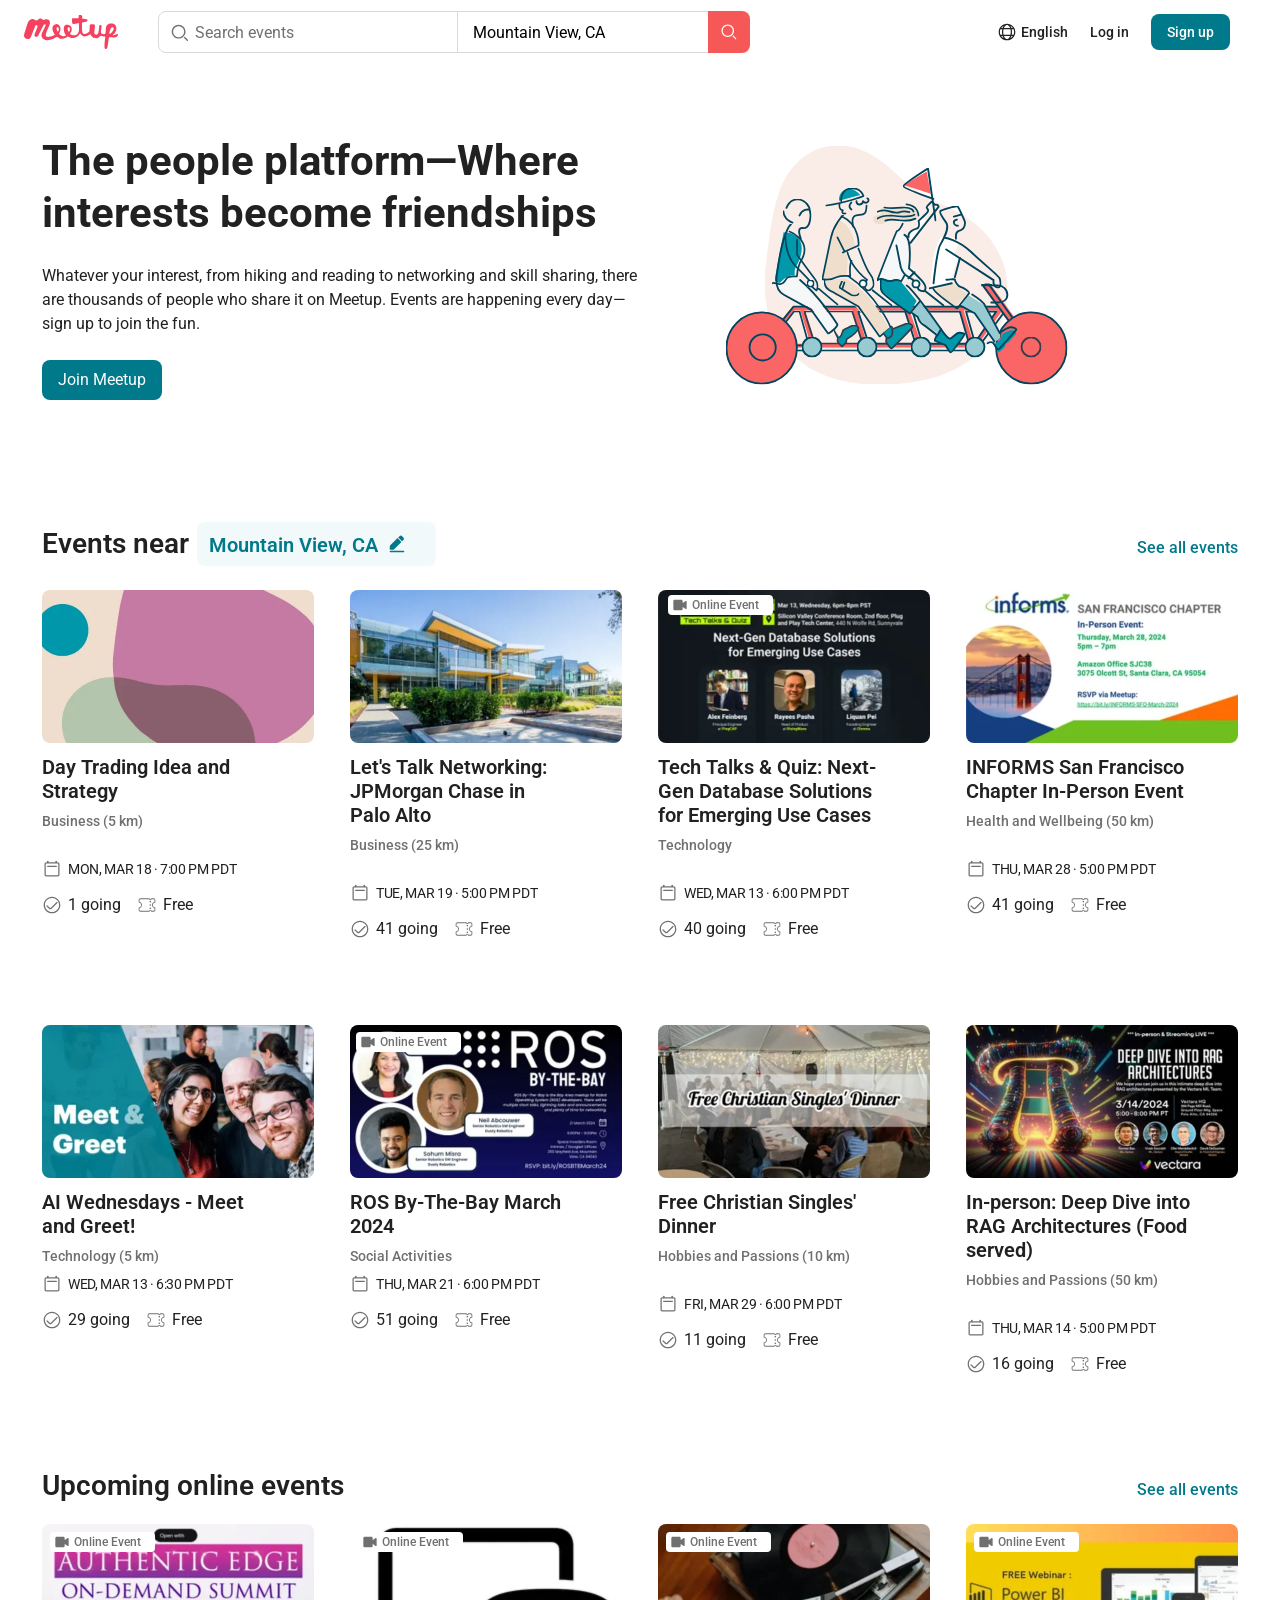
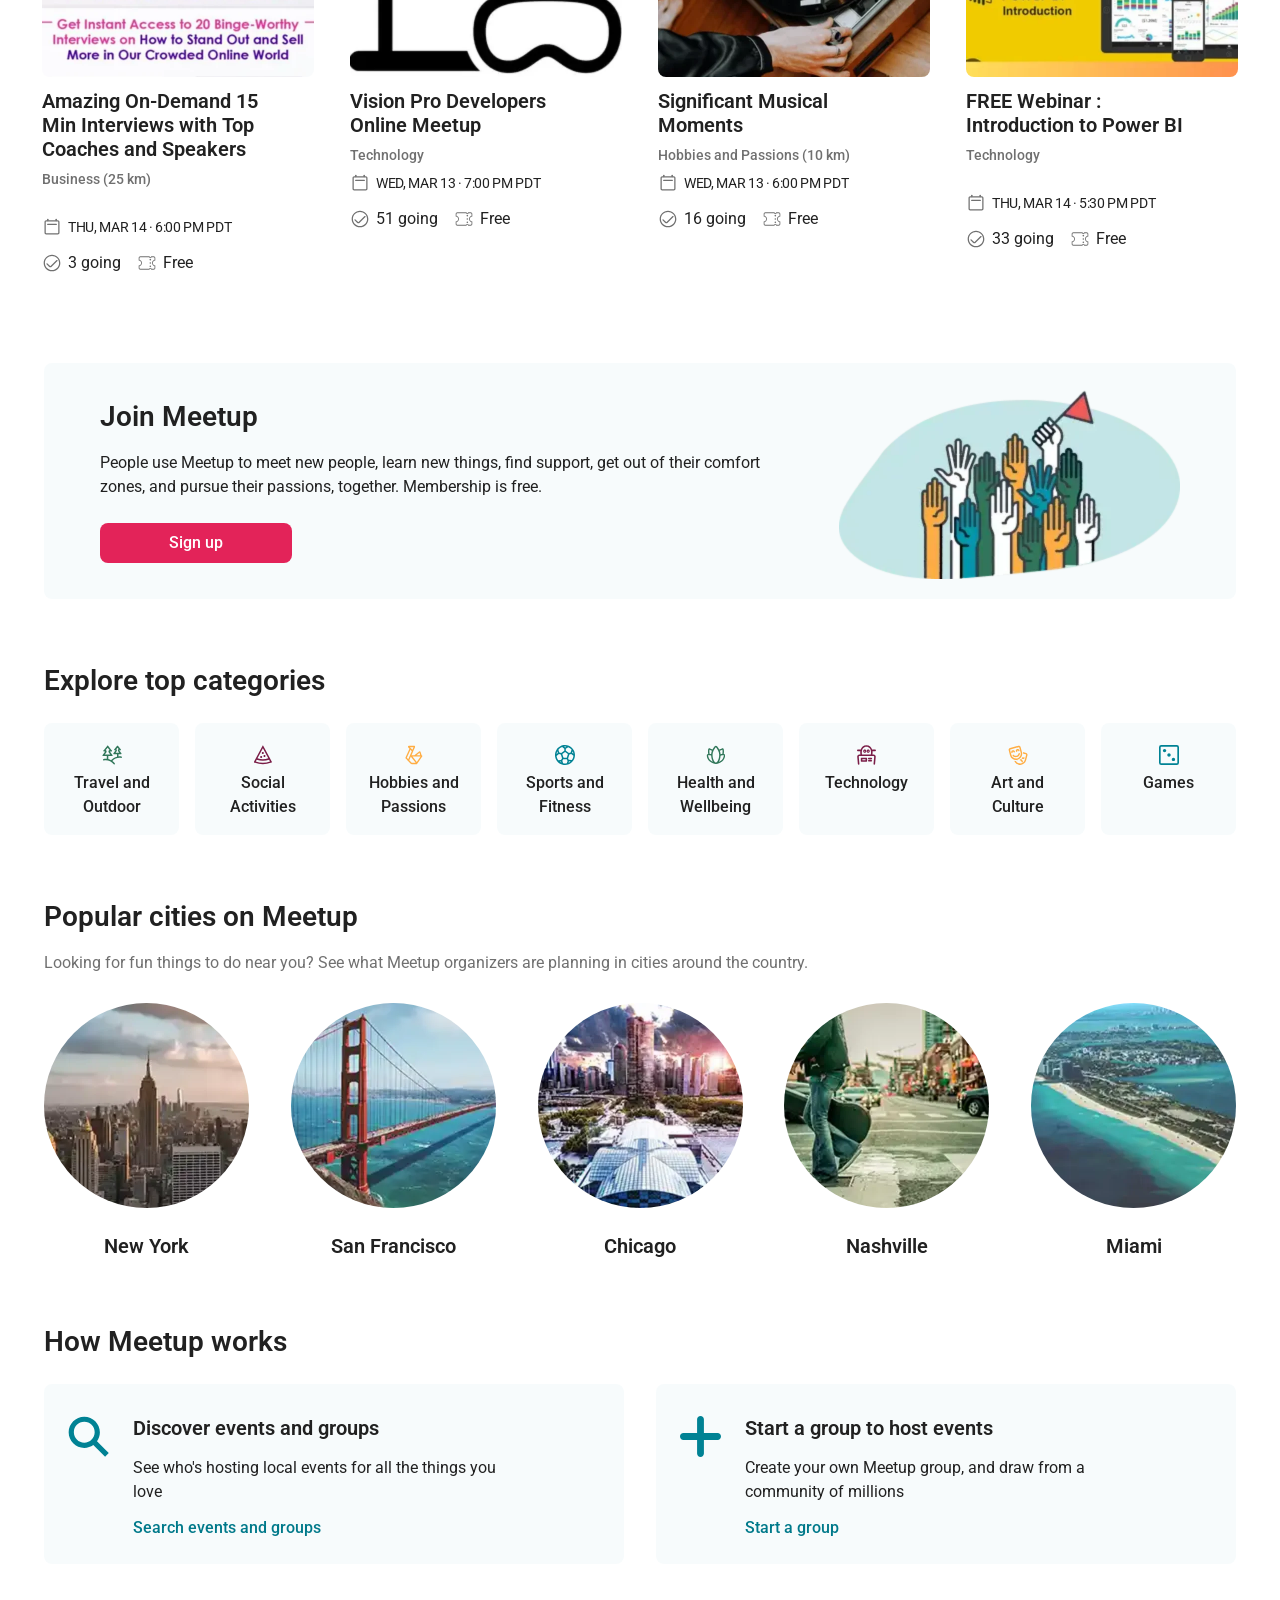
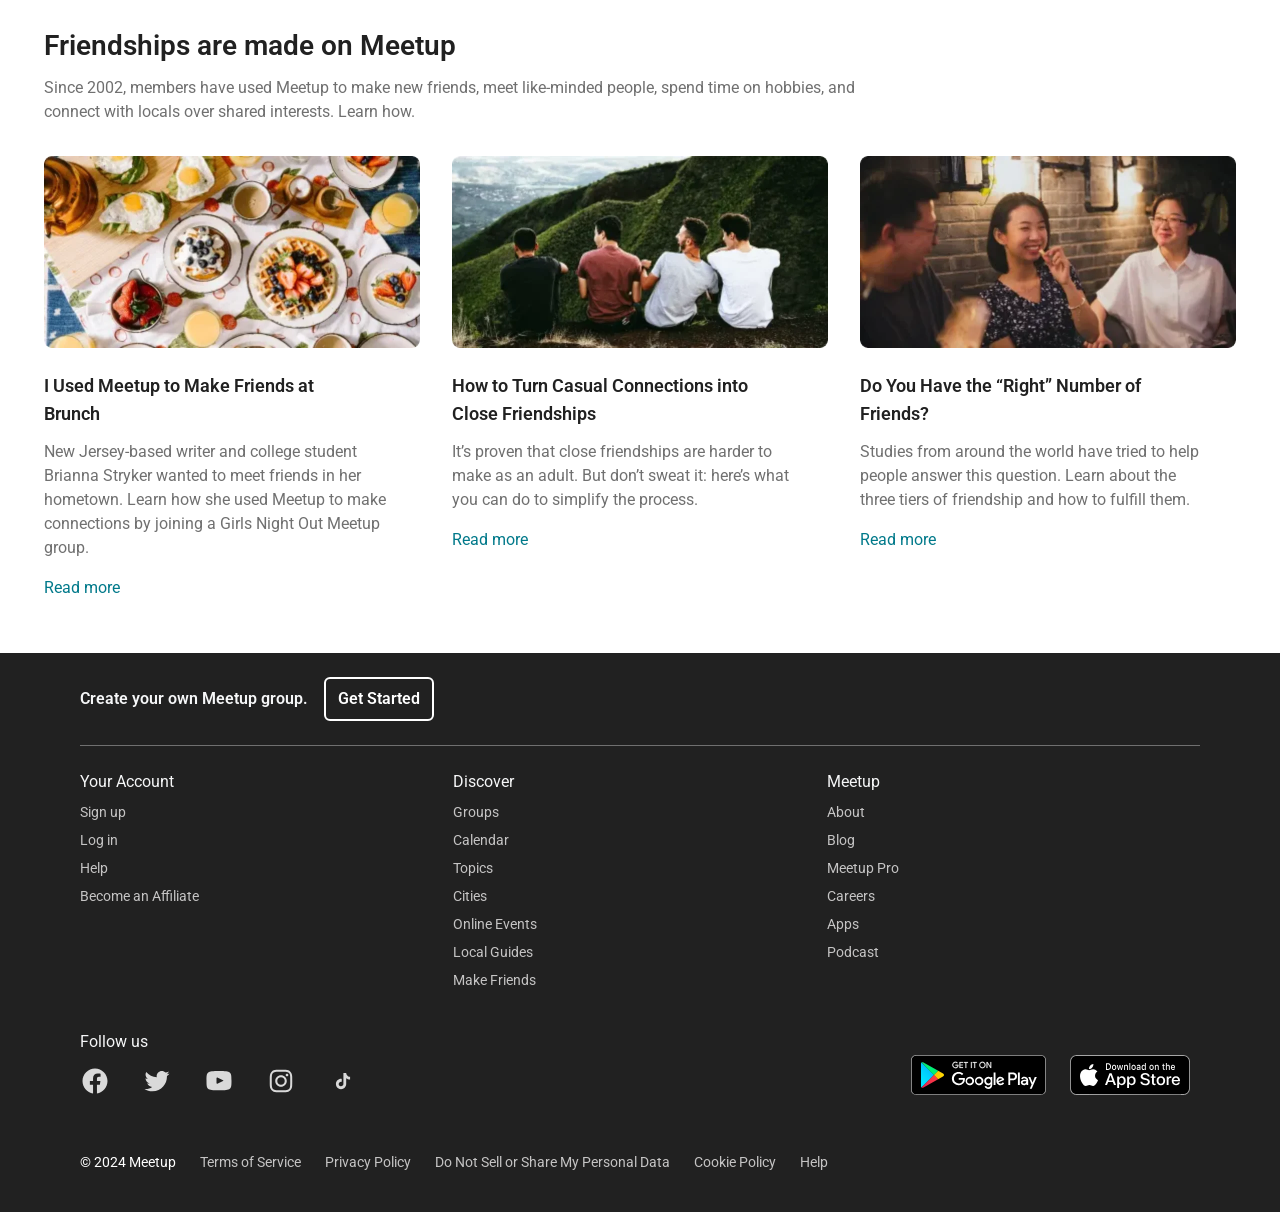
<file: index.html>
<!DOCTYPE html>
<html lang="en">
<head>
  <meta charset="UTF-8">
  <meta name="viewport" content="width=device-width, initial-scale=1">
  <title>Meetup — The people platform</title>
  <link rel="preconnect" href="https://fonts.googleapis.com">
  <link rel="preconnect" href="https://fonts.gstatic.com" crossorigin>
  <link href="https://fonts.googleapis.com/css2?family=Roboto:wght@400;500;600;700&display=swap" rel="stylesheet">
  <link rel="stylesheet" href="css/style.css">
</head>
<body>
  <header class="header">
    <a class="header__logo" href="index.html"><img src="img/logo.svg" alt="Meetup"></a>
    <form class="search" action="events.html">
      <div class="search__field">
        <img src="img/icon-search.svg" alt="">
        <input type="text" name="q" placeholder="Search events">
      </div>
      <div class="search__location">
        <input type="text" name="location" value="Mountain View, CA" aria-label="Location">
      </div>
      <button class="search__btn" type="submit" aria-label="Search events"><img src="img/icon-search-white.svg" alt=""></button>
    </form>
    <nav class="header__nav">
      <button class="header__lang" type="button"><img src="img/icon-globe.svg" alt="">English</button>
      <a href="#">Log in</a>
      <a class="btn-teal" href="#">Sign up</a>
    </nav>
  </header>
  <form class="search search--mobile mobile-only" action="events.html">
    <div class="search__field">
      <img src="img/icon-search.svg" alt="">
      <input type="text" name="q" placeholder="Search events">
    </div>
    <button class="search__btn" type="submit" aria-label="Search events"><img src="img/icon-search-white.svg" alt=""></button>
  </form>

  <main>
    <section class="hero container">
      <h1 class="hero__title">The people platform—Where interests become friendships</h1>
      <p class="hero__text">Whatever your interest, from hiking and reading to networking and skill sharing, there are thousands of people who share it on Meetup. Events are happening every day—sign up to join the fun.</p>
      <a class="hero__btn" href="events.html">Join Meetup</a>
      <div class="hero__illu">
<div class="illu">
              <div style="position:absolute;height:269px;left:50%;overflow:clip;top:50%;width:379px;transform:translateX(-50%) translateY(-50%)">
                <div style="position:absolute;display:contents;inset:0 0.04% 0 0">
                  <div style="position:absolute;display:contents;inset:4.8% 18.19% 6.57% 17.84%">
                    <div style="position:absolute;inset:4.8% 18.19% 6.57% 17.84%;mask-composite:intersect;mask-mode:luminance;mask-clip:no-clip;mask-repeat:no-repeat;mask-position:-67.607px -12.924px;mask-size:378.842px 269px;mix-blend-mode:multiply;-webkit-mask-image:url(img/hero/group.svg);mask-image:url(img/hero/group.svg)">
                      <img alt="" src="img/hero/group1.svg" style="position:absolute;display:block;inset:0;max-width:none;width:100%;height:100%">
                    </div>
                  </div>
                </div>
                <div style="position:absolute;inset:56.9% 11.72% 20.19% 17.26%">
                  <div style="position:absolute;inset:-6.38% -1.46% -6.38% -0.73%">
                    <img alt="" src="img/hero/group2.svg" style="display:block;max-width:none;width:100%;height:100%">
                  </div>
                </div>
                <div style="position:absolute;inset:56.15% 11.45% 19.16% 16.73%">
                  <div style="position:absolute;inset:-1.41% -0.34%">
                    <img alt="" src="img/hero/group3.svg" style="display:block;max-width:none;width:100%;height:100%">
                  </div>
                </div>
                <div style="position:absolute;inset:66.29% 56.4% 21.69% 28.44%">
                  <div style="position:absolute;inset:-2.89% -1.63%">
                    <img alt="" src="img/hero/vector.svg" style="display:block;max-width:none;width:100%;height:100%">
                  </div>
                </div>
                <div style="position:absolute;inset:66.29% 2.41% 6.67% 7.69%">
                  <div style="position:absolute;inset:-1.17% -0.27% -1.28% -0.27%">
                    <img alt="" src="img/hero/group4.svg" style="display:block;max-width:none;width:100%;height:100%">
                  </div>
                </div>
                <div style="position:absolute;inset:76.06% 67.04% 16.81% 27.9%">
                  <img alt="" src="img/hero/vector1.svg" style="position:absolute;display:block;inset:0;max-width:none;width:100%;height:100%">
                </div>
                <div style="position:absolute;inset:76.06% 67.04% 16.81% 27.9%">
                  <div style="position:absolute;inset:-4.87%">
                    <img alt="" src="img/hero/vector2.svg" style="display:block;max-width:none;width:100%;height:100%">
                  </div>
                </div>
                <div style="position:absolute;inset:76.06% 52.68% 16.81% 42.26%">
                  <img alt="" src="img/hero/vector1.svg" style="position:absolute;display:block;inset:0;max-width:none;width:100%;height:100%">
                </div>
                <div style="position:absolute;inset:76.06% 52.68% 16.81% 42.26%">
                  <div style="position:absolute;inset:-4.87%">
                    <img alt="" src="img/hero/vector2.svg" style="display:block;max-width:none;width:100%;height:100%">
                  </div>
                </div>
                <div style="position:absolute;inset:76.06% 38.32% 16.81% 56.63%">
                  <img alt="" src="img/hero/vector3.svg" style="position:absolute;display:block;inset:0;max-width:none;width:100%;height:100%">
                </div>
                <div style="position:absolute;inset:76.06% 38.32% 16.81% 56.63%">
                  <div style="position:absolute;inset:-4.87% -4.88%">
                    <img alt="" src="img/hero/vector4.svg" style="display:block;max-width:none;width:100%;height:100%">
                  </div>
                </div>
                <div style="position:absolute;inset:76.06% 24.22% 16.81% 70.72%">
                  <img alt="" src="img/hero/vector1.svg" style="position:absolute;display:block;inset:0;max-width:none;width:100%;height:100%">
                </div>
                <div style="position:absolute;inset:76.06% 9.32% 16.81% 70.72%">
                  <div style="position:absolute;inset:-4.87% -1.23%">
                    <img alt="" src="img/hero/group5.svg" style="display:block;max-width:none;width:100%;height:100%">
                  </div>
                </div>
                <div style="position:absolute;inset:14.46% 15.71% 18.31% 20.46%">
                  <img alt="" src="img/hero/group6.svg" style="position:absolute;display:block;inset:0;max-width:none;width:100%;height:100%">
                </div>
                <div style="position:absolute;inset:25.35% 34.86% 35.96% 47.59%">
                  <div style="position:absolute;inset:-0.9% -1.4% -0.9% -1.28%">
                    <img alt="" src="img/hero/group7.svg" style="display:block;max-width:none;width:100%;height:100%">
                  </div>
                </div>
                <div style="position:absolute;inset:72.68% 29.54% 18.31% 62.75%">
                  <img alt="" src="img/hero/vector5.svg" style="position:absolute;display:block;inset:0;max-width:none;width:100%;height:100%">
                </div>
                <div style="position:absolute;inset:72.68% 29.54% 18.31% 62.75%">
                  <div style="position:absolute;inset:-3.85% -3.2% -3.85% -3.19%">
                    <img alt="" src="img/hero/vector6.svg" style="display:block;max-width:none;width:100%;height:100%">
                  </div>
                </div>
                <div style="position:absolute;inset:54.65% 41.24% 42.72% 56.9%">
                  <img alt="" src="img/hero/vector7.svg" style="position:absolute;display:block;inset:0;max-width:none;width:100%;height:100%">
                </div>
                <div style="position:absolute;display:contents;inset:13.33% 36.99% 41.22% 32.96%">
                  <div style="position:absolute;inset:13.33% 36.99% 42.72% 54.5%">
                    <div style="position:absolute;inset:-0.79% -2.9%">
                      <img alt="" src="img/hero/group8.svg" style="display:block;max-width:none;width:100%;height:100%">
                    </div>
                  </div>
                  <div style="position:absolute;inset:30.61% 53.48% 41.22% 32.96%">
                    <div style="position:absolute;inset:-1.13% -1.66%">
                      <img alt="" src="img/hero/group9.svg" style="display:block;max-width:none;width:100%;height:100%">
                    </div>
                  </div>
                </div>
                <div style="position:absolute;inset:54.65% 55.34% 42.72% 42.8%">
                  <img alt="" src="img/hero/vector8.svg" style="position:absolute;display:block;inset:0;max-width:none;width:100%;height:100%">
                </div>
                <div style="position:absolute;inset:20.47% 48.69% 24.32% 33.49%">
                  <div style="position:absolute;inset:-0.57% -1.26%">
                    <img alt="" src="img/hero/group10.svg" style="display:block;max-width:none;width:100%;height:100%">
                  </div>
                </div>
                <div style="position:absolute;inset:70.8% 43.1% 19.81% 49.18%">
                  <img alt="" src="img/hero/vector9.svg" style="position:absolute;display:block;inset:0;max-width:none;width:100%;height:100%">
                </div>
                <div style="position:absolute;display:contents;inset:55.02% 43.1% 19.81% 37.48%">
                  <div style="position:absolute;inset:70.8% 43.1% 19.81% 49.18%">
                    <div style="position:absolute;inset:-3.38% -2.92% -3.37% -2.92%">
                      <img alt="" src="img/hero/group11.svg" style="display:block;max-width:none;width:100%;height:100%">
                    </div>
                  </div>
                  <div style="position:absolute;inset:55.02% 57.47% 39.72% 37.48%">
                    <div style="position:absolute;inset:-6.03% -4.45%">
                      <img alt="" src="img/hero/group12.svg" style="display:block;max-width:none;width:100%;height:100%">
                    </div>
                  </div>
                </div>
                <div style="position:absolute;inset:33.99% 62.79% 25.45% 19.92%">
                  <div style="position:absolute;inset:-0.86% -1.32% -0.73% -1.3%">
                    <img alt="" src="img/hero/group13.svg" style="display:block;max-width:none;width:100%;height:100%">
                  </div>
                </div>
                <div style="position:absolute;inset:37.75% 68.11% 41.22% 23.38%">
                  <div style="position:absolute;inset:-1.51% -2.64%">
                    <img alt="" src="img/hero/vector10.svg" style="display:block;max-width:none;width:100%;height:100%">
                  </div>
                </div>
                <div style="position:absolute;inset:24.6% 69.97% 60.75% 22.85%">
                  <div style="position:absolute;inset:-2.37% -3.43%">
                    <img alt="" src="img/hero/vector11.svg" style="display:block;max-width:none;width:100%;height:100%">
                  </div>
                </div>
                <div style="position:absolute;inset:54.65% 69.17% 42.72% 28.97%">
                  <img alt="" src="img/hero/vector12.svg" style="position:absolute;display:block;inset:0;max-width:none;width:100%;height:100%">
                </div>
                <div style="position:absolute;inset:54.65% 69.17% 42.72% 28.97%">
                  <div style="position:absolute;inset:-12.05% -12.08%">
                    <img alt="" src="img/hero/vector13.svg" style="display:block;max-width:none;width:100%;height:100%">
                  </div>
                </div>
                <div style="position:absolute;inset:57.65% 62.79% 36.34% 31.89%">
                  <img alt="" src="img/hero/vector14.svg" style="position:absolute;display:block;inset:0;max-width:none;width:100%;height:100%">
                </div>
                <div style="position:absolute;inset:57.65% 62.79% 36.34% 31.89%">
                  <div style="position:absolute;inset:-5.27% -4.23%">
                    <img alt="" src="img/hero/vector15.svg" style="display:block;max-width:none;width:100%;height:100%">
                  </div>
                </div>
                <div style="position:absolute;inset:71.55% 57.47% 20.56% 36.15%">
                  <img alt="" src="img/hero/vector16.svg" style="position:absolute;display:block;inset:0;max-width:none;width:100%;height:100%">
                </div>
                <div style="position:absolute;display:contents;inset:27.23% 19.96% 20.56% 36.15%">
                  <div style="position:absolute;inset:71.55% 19.96% 20.56% 36.15%">
                    <div style="position:absolute;inset:-4.02% -0.51%">
                      <img alt="" src="img/hero/group14.svg" style="display:block;max-width:none;width:100%;height:100%">
                    </div>
                  </div>
                  <div style="position:absolute;inset:27.23% 19.96% 34.84% 61.42%">
                    <div style="position:absolute;inset:-0.92% -1.32%">
                      <img alt="" src="img/hero/group15.svg" style="display:block;max-width:none;width:100%;height:100%">
                    </div>
                  </div>
                </div>
                <div style="position:absolute;inset:60.28% 19.98% 22.44% 56.36%">
                  <img alt="" src="img/hero/vector17.svg" style="position:absolute;display:block;inset:0;max-width:none;width:100%;height:100%">
                </div>
                <div style="position:absolute;inset:53.9% 15.71% 19.44% 48.38%">
                  <div style="position:absolute;inset:-1.3% -0.69%">
                    <img alt="" src="img/hero/vector18.svg" style="display:block;max-width:none;width:100%;height:100%">
                  </div>
                </div>
              </div>
            </div>
      </div>
    </section>

    <section class="container desktop-only">
      <div class="section-head">
        <h2 class="h2">Events near</h2>
        <a class="location-chip" href="#">Mountain View, CA<img src="img/icon-chevron.svg" alt=""></a>
        <a class="see-all" href="events.html">See all events</a>
      </div>
      <div class="cards">
      <a class="card" href="events.html">
        <div class="card__img">
          <img src="img/ev-group-cover.webp" alt="">
        </div>
        <div class="card__body">
          <h3 class="card__title">Day Trading Idea and<br>Strategy</h3>
          <p class="card__cat card__cat--2">Business (5 km)</p>
          <p class="card__date"><img class="ico" src="img/icon-calendar.svg" alt="">Mon, Mar 18 · 7:00 PM PDT</p>
          <p class="card__stats"><span><img class="ico" src="img/icon-people.svg" alt="">1 going</span><span><img class="ico" src="img/icon-ticket.svg" alt="">Free</span></p>
        </div>
      </a>
      <a class="card" href="events.html">
        <div class="card__img">
          <img src="img/ev-519345287.webp" alt="">
        </div>
        <div class="card__body">
          <h3 class="card__title">Let's Talk Networking: JPMorgan Chase in<br>Palo Alto</h3>
          <p class="card__cat card__cat--2">Business (25 km)</p>
          <p class="card__date"><img class="ico" src="img/icon-calendar.svg" alt="">Tue, Mar 19 · 5:00 PM PDT</p>
          <p class="card__stats"><span><img class="ico" src="img/icon-people.svg" alt="">41 going</span><span><img class="ico" src="img/icon-ticket.svg" alt="">Free</span></p>
        </div>
      </a>
      <a class="card" href="events.html">
        <div class="card__img">
          <img src="img/ev-519446442.webp" alt="">
          <span class="badge-online" style="left:10px;top:5px"><img src="img/icon-online.svg" alt="">Online Event</span>
        </div>
        <div class="card__body">
          <h3 class="card__title">Tech Talks &amp; Quiz: Next-<br>Gen Database Solutions<br>for Emerging Use Cases</h3>
          <p class="card__cat card__cat--2">Technology</p>
          <p class="card__date"><img class="ico" src="img/icon-calendar.svg" alt="">Wed, Mar 13 · 6:00 PM PDT</p>
          <p class="card__stats"><span><img class="ico" src="img/icon-people.svg" alt="">40 going</span><span><img class="ico" src="img/icon-ticket.svg" alt="">Free</span></p>
        </div>
      </a>
      <a class="card" href="events.html">
        <div class="card__img">
          <img src="img/ev-519596732.webp" alt="">
        </div>
        <div class="card__body">
          <h3 class="card__title">INFORMS San Francisco<br>Chapter In-Person Event</h3>
          <p class="card__cat card__cat--2">Health and Wellbeing (50 km)</p>
          <p class="card__date"><img class="ico" src="img/icon-calendar.svg" alt="">Thu, Mar 28 · 5:00 PM PDT</p>
          <p class="card__stats"><span><img class="ico" src="img/icon-people.svg" alt="">41 going</span><span><img class="ico" src="img/icon-ticket.svg" alt="">Free</span></p>
        </div>
      </a>
      <a class="card" href="events.html">
        <div class="card__img">
          <img src="img/ev-518548420.webp" alt="">
        </div>
        <div class="card__body">
          <h3 class="card__title">AI Wednesdays - Meet<br>and Greet!</h3>
          <p class="card__cat">Technology (5 km)</p>
          <p class="card__date"><img class="ico" src="img/icon-calendar.svg" alt="">Wed, Mar 13 · 6:30 PM PDT</p>
          <p class="card__stats"><span><img class="ico" src="img/icon-people.svg" alt="">29 going</span><span><img class="ico" src="img/icon-ticket.svg" alt="">Free</span></p>
        </div>
      </a>
      <a class="card" href="events.html">
        <div class="card__img">
          <img src="img/ev-519616239.webp" alt="">
          <span class="badge-online" style="left:6px;top:7px"><img src="img/icon-online.svg" alt="">Online Event</span>
        </div>
        <div class="card__body">
          <h3 class="card__title">ROS By-The-Bay March<br>2024</h3>
          <p class="card__cat">Social Activities</p>
          <p class="card__date"><img class="ico" src="img/icon-calendar.svg" alt="">Thu, Mar 21 · 6:00 PM PDT</p>
          <p class="card__stats"><span><img class="ico" src="img/icon-people.svg" alt="">51 going</span><span><img class="ico" src="img/icon-ticket.svg" alt="">Free</span></p>
        </div>
      </a>
      <a class="card" href="events.html">
        <div class="card__img">
          <img src="img/ev-519189715.webp" alt="">
        </div>
        <div class="card__body">
          <h3 class="card__title">Free Christian Singles'<br>Dinner</h3>
          <p class="card__cat card__cat--2">Hobbies and Passions (10 km)</p>
          <p class="card__date"><img class="ico" src="img/icon-calendar.svg" alt="">Fri, Mar 29 · 6:00 PM PDT</p>
          <p class="card__stats"><span><img class="ico" src="img/icon-people.svg" alt="">11 going</span><span><img class="ico" src="img/icon-ticket.svg" alt="">Free</span></p>
        </div>
      </a>
      <a class="card" href="events.html">
        <div class="card__img">
          <img src="img/ev-519614558.webp" alt="">
        </div>
        <div class="card__body">
          <h3 class="card__title">In-person: Deep Dive into<br>RAG Architectures (Food<br>served)</h3>
          <p class="card__cat card__cat--2">Hobbies and Passions (50 km)</p>
          <p class="card__date"><img class="ico" src="img/icon-calendar.svg" alt="">Thu, Mar 14 · 5:00 PM PDT</p>
          <p class="card__stats"><span><img class="ico" src="img/icon-people.svg" alt="">16 going</span><span><img class="ico" src="img/icon-ticket.svg" alt="">Free</span></p>
        </div>
      </a>
      </div>
    </section>

    <section class="container section--online desktop-only">
      <div class="section-head">
        <h2 class="h2">Upcoming online events</h2>
        <a class="see-all" href="events.html">See all events</a>
      </div>
      <div class="cards">
      <a class="card" href="events.html">
        <div class="card__img">
          <img src="img/ev-519688853.webp" alt="">
          <span class="badge-online" style="left:8px;top:8px"><img src="img/icon-online.svg" alt="">Online Event</span>
        </div>
        <div class="card__body">
          <h3 class="card__title">Amazing On-Demand 15<br>Min Interviews with Top<br>Coaches and Speakers</h3>
          <p class="card__cat card__cat--2">Business (25 km)</p>
          <p class="card__date"><img class="ico" src="img/icon-calendar.svg" alt="">Thu, Mar 14 · 6:00 PM PDT</p>
          <p class="card__stats"><span><img class="ico" src="img/icon-people.svg" alt="">3 going</span><span><img class="ico" src="img/icon-ticket.svg" alt="">Free</span></p>
        </div>
      </a>
      <a class="card" href="events.html">
        <div class="card__img">
          <img src="img/ev-272x153.webp" alt="">
          <span class="badge-online" style="left:8px;top:8px"><img src="img/icon-online.svg" alt="">Online Event</span>
        </div>
        <div class="card__body">
          <h3 class="card__title">Vision Pro Developers<br>Online Meetup</h3>
          <p class="card__cat">Technology</p>
          <p class="card__date"><img class="ico" src="img/icon-calendar.svg" alt="">Wed, Mar 13 · 7:00 PM PDT</p>
          <p class="card__stats"><span><img class="ico" src="img/icon-people.svg" alt="">51 going</span><span><img class="ico" src="img/icon-ticket.svg" alt="">Free</span></p>
        </div>
      </a>
      <a class="card" href="events.html">
        <div class="card__img">
          <img src="img/ev-519453986.webp" alt="">
          <span class="badge-online" style="left:8px;top:8px"><img src="img/icon-online.svg" alt="">Online Event</span>
        </div>
        <div class="card__body">
          <h3 class="card__title">Significant Musical<br>Moments</h3>
          <p class="card__cat">Hobbies and Passions (10 km)</p>
          <p class="card__date"><img class="ico" src="img/icon-calendar.svg" alt="">Wed, Mar 13 · 6:00 PM PDT</p>
          <p class="card__stats"><span><img class="ico" src="img/icon-people.svg" alt="">16 going</span><span><img class="ico" src="img/icon-ticket.svg" alt="">Free</span></p>
        </div>
      </a>
      <a class="card" href="events.html">
        <div class="card__img">
          <img src="img/ev-518832943.webp" alt="">
          <span class="badge-online" style="left:8px;top:8px"><img src="img/icon-online.svg" alt="">Online Event</span>
        </div>
        <div class="card__body">
          <h3 class="card__title">FREE Webinar :<br>Introduction to Power BI</h3>
          <p class="card__cat card__cat--2">Technology</p>
          <p class="card__date"><img class="ico" src="img/icon-calendar.svg" alt="">Thu, Mar 14 · 5:30 PM PDT</p>
          <p class="card__stats"><span><img class="ico" src="img/icon-people.svg" alt="">33 going</span><span><img class="ico" src="img/icon-ticket.svg" alt="">Free</span></p>
        </div>
      </a>
      </div>
    </section>

    <section class="m-events mobile-only">
      <div class="m-head">
        <h2 class="h2">Events near</h2>
        <a class="location-chip" href="#">Mountain View, CA<img src="img/icon-chevron.svg" alt=""></a>
      </div>
      <div class="m-list">
        <a class="m-row m-row--a" href="events.html" style="height:95px">
          <div class="m-row__img"><img src="img/ev-518898207.webp" alt=""></div>
          <div class="m-row__body">
            <p class="m-row__date">Wed, Mar 13 · 11:30 PM UTC</p>
            <p class="m-row__title">All Nations - Manhattan Missions Church Bible Study</p>
            <p class="m-row__cat">Hobbies and Passions</p>
            <p class="m-badge"><img src="img/icon-online.svg" alt="">Online Event</p>
          </div>
        </a>
        <a class="m-row m-row--b" href="events.html" style="height:117px">
          <div class="m-row__img"><img src="img/ev-519218942.webp" alt=""></div>
          <div class="m-row__body">
            <p class="m-row__date">Sat, Mar 23 · 3:00 PM UTC</p>
            <p class="m-row__title">INFJ Personality Type - Coffee Shop Meet &amp; Greet</p>
            <p class="m-row__cat">Hobbies and Passions</p>
            <p class="m-badge"><img src="img/icon-online.svg" alt="">Online Event</p>
          </div>
          <p class="m-row__att">99 attendees</p>
        </a>
        <a class="m-row m-row--b" href="events.html" style="height:97px">
          <div class="m-row__img"><img src="img/ev-519218942.webp" alt=""></div>
          <div class="m-row__body">
            <p class="m-row__date">Sat, Mar 23 · 3:00 PM UTC</p>
            <p class="m-row__title">INFJ Personality Type - Coffee Shop Meet &amp; Greet</p>
            <p class="m-row__cat">Hobbies and Passions (5 km)</p>
          </div>
          <p class="m-row__att">99 attendees</p>
        </a>
      </div>
      <h2 class="m-online-title">Upcoming online events</h2>
      <div class="m-online-list">
        <a class="m-row m-row--a" href="events.html" style="height:104px">
          <div class="m-row__img"><img src="img/ev-518898207.webp" alt=""></div>
          <div class="m-row__body">
            <p class="m-row__date">Wed, Mar 13 · 11:30 PM UTC</p>
            <p class="m-row__title">All Nations - Manhattan Missions Church Bible Study</p>
            <p class="m-row__cat">Hobbies and Passions</p>
            <p class="m-badge"><img src="img/icon-online.svg" alt="">Online Event</p>
          </div>
        </a>
        <a class="m-row m-row--b" href="events.html" style="height:119px">
          <div class="m-row__img"><img src="img/ev-519218942.webp" alt=""></div>
          <div class="m-row__body">
            <p class="m-row__date">Sat, Mar 23 · 3:00 PM UTC</p>
            <p class="m-row__title">INFJ Personality Type - Coffee Shop Meet &amp; Greet</p>
            <p class="m-row__cat">Hobbies and Passions (5 km)</p>
          </div>
          <p class="m-row__att">99 attendees</p>
        </a>
        <a class="m-row m-row--b" href="events.html" style="height:97px">
          <div class="m-row__img"><img src="img/ev-519218942.webp" alt=""></div>
          <div class="m-row__body">
            <p class="m-row__date">Sat, Mar 23 · 3:00 PM UTC</p>
            <p class="m-row__title">INFJ Personality Type - Coffee Shop Meet &amp; Greet</p>
            <p class="m-row__cat">Hobbies and Passions (5 km)</p>
          </div>
          <p class="m-row__att">99 attendees</p>
        </a>
      </div>
    </section>

    <div class="container container--narrow lower">
      <section class="join">
        <h2 class="h2">Join Meetup</h2>
        <p class="join__text">People use Meetup to meet new people, learn new things, find support, get out of their comfort zones, and pursue their passions, together. Membership is free.</p>
        <a class="join__btn" href="#">Sign up</a>
        <img class="join__img" src="img/join.webp" alt="">
      </section>

      <h2 class="h2 categories-title">Explore top categories</h2>
      <div class="categories">
        <a class="category" href="events.html"><img src="img/cat-travel.svg" alt="">Travel and<br>Outdoor</a>
        <a class="category" href="events.html"><img src="img/cat-social.svg" alt="">Social<br>Activities</a>
        <a class="category" href="events.html"><img src="img/cat-hobbies.svg" alt="">Hobbies and<br>Passions</a>
        <a class="category" href="events.html"><img src="img/cat-sports.svg" alt="">Sports and<br>Fitness</a>
        <a class="category" href="events.html"><img src="img/cat-health.svg" alt="">Health and<br>Wellbeing</a>
        <a class="category" href="events.html"><img src="img/cat-technology.svg" alt="">Technology</a>
        <a class="category" href="events.html"><img src="img/cat-art.svg" alt="">Art and<br>Culture</a>
        <a class="category" href="events.html"><img src="img/cat-games.svg" alt="">Games</a>
      </div>

      <h2 class="h2 cities-title">Popular cities on Meetup</h2>
      <p class="subtitle">Looking for fun things to do near you? See what Meetup organizers are planning in cities around the country.</p>
      <div class="cities">
        <a class="city" href="events.html"><img src="img/city-new-york.webp" alt=""><h3>New York</h3></a>
        <a class="city" href="events.html"><img src="img/city-san-francisco.webp" alt=""><h3>San Francisco</h3></a>
        <a class="city" href="events.html"><img src="img/city-chicago.webp" alt=""><h3>Chicago</h3></a>
        <a class="city" href="events.html"><img src="img/city-nashville.webp" alt=""><h3>Nashville</h3></a>
        <a class="city" href="events.html"><img src="img/city-miami.webp" alt=""><h3>Miami</h3></a>
      </div>

      <h2 class="h2 how-title">How Meetup works</h2>
      <div class="how">
        <a class="how__card" href="events.html">
          <img src="img/how-search.svg" alt="">
          <h3>Discover events and groups</h3>
          <p>See who's hosting local events for all the things you love</p>
          <span class="how__link">Search events and groups</span>
        </a>
        <a class="how__card" href="#">
          <img src="img/how-plus.svg" alt="">
          <h3>Start a group to host events</h3>
          <p>Create your own Meetup group, and draw from a community of millions</p>
          <span class="how__link">Start a group</span>
        </a>
      </div>

      <h2 class="h2 friends-title">Friendships are made on Meetup</h2>
      <p class="friends-sub">Since 2002, members have used Meetup to make new friends, meet like-minded people, spend time on hobbies, and<br>connect with locals over shared interests. Learn how.</p>
      <div class="articles">
        <article class="article">
          <a href="#"><img class="article__img" src="img/article-1.webp" alt=""></a>
          <h3><a href="#">I Used Meetup to Make Friends at<br>Brunch</a></h3>
          <p>New Jersey-based writer and college student<br>Brianna Stryker wanted to meet friends in her<br>hometown. Learn how she used Meetup to make<br>connections by joining a Girls Night Out Meetup<br>group.</p>
          <a class="article__more" href="#">Read more</a>
        </article>
        <article class="article">
          <a href="#"><img class="article__img" src="img/article-2.webp" alt=""></a>
          <h3><a href="#">How to Turn Casual Connections into<br>Close Friendships</a></h3>
          <p>It’s proven that close friendships are harder to<br>make as an adult. But don’t sweat it: here’s what<br>you can do to simplify the process.</p>
          <a class="article__more" href="#">Read more</a>
        </article>
        <article class="article">
          <a href="#"><img class="article__img" src="img/article-3.webp" alt=""></a>
          <h3><a href="#">Do You Have the “Right” Number of<br>Friends?</a></h3>
          <p>Studies from around the world have tried to help<br>people answer this question. Learn about the<br>three tiers of friendship and how to fulfill them.</p>
          <a class="article__more" href="#">Read more</a>
        </article>
      </div>
    </div>
  </main>

  <footer class="footer">
    <div class="footer__inner">
      <div class="footer__top">
        <p>Create your own Meetup group.</p>
        <a class="footer__start" href="#">Get Started</a>
      </div>
      <div class="footer__cols">
        <div class="footer__col">
          <h4>Your Account</h4>
          <ul>
            <li><a href="#">Sign up</a></li>
            <li><a href="#">Log in</a></li>
            <li><a href="#">Help</a></li>
            <li><a href="#">Become an Affiliate</a></li>
          </ul>
        </div>
        <div class="footer__col">
          <h4>Discover</h4>
          <ul>
            <li><a href="#">Groups</a></li>
            <li><a href="#">Calendar</a></li>
            <li><a href="#">Topics</a></li>
            <li><a href="#">Cities</a></li>
            <li><a href="events.html">Online Events</a></li>
            <li><a href="#">Local Guides</a></li>
            <li><a href="#">Make Friends</a></li>
          </ul>
        </div>
        <div class="footer__col">
          <h4>Meetup</h4>
          <ul>
            <li><a href="#">About</a></li>
            <li><a href="#">Blog</a></li>
            <li><a href="#">Meetup Pro</a></li>
            <li><a href="#">Careers</a></li>
            <li><a href="#">Apps</a></li>
            <li><a href="#">Podcast</a></li>
          </ul>
        </div>
      </div>
      <div class="footer__follow">
        <p>Follow us</p>
        <div class="socials">
          <a href="#" aria-label="Facebook"><img src="img/social-facebook.svg" alt=""></a>
          <a href="#" aria-label="Twitter"><img src="img/social-twitter.svg" alt=""></a>
          <a href="#" aria-label="YouTube"><img src="img/social-youtube.svg" alt=""></a>
          <a href="#" aria-label="Instagram"><img src="img/social-instagram.svg" alt=""></a>
          <a href="#" aria-label="TikTok"><img src="img/social-tiktok.svg" alt=""></a>
        </div>
      </div>
      <div class="apps">
        <a href="#" aria-label="Get it on Google Play"><img class="google-play" src="img/google-play.svg" alt=""></a>
        <a href="#" aria-label="Download on the App Store">
          <span class="appstore">
            <img src="img/appstore-bg.svg" alt="" style="inset:0;width:100%;height:100%">
            <img src="img/appstore-apple.svg" alt="" style="inset:21.8% 76.86% 23.76% 8.33%">
            <img src="img/appstore-text.svg" alt="" style="inset:44.68% 8.5% 16.27% 28.77%">
            <img src="img/appstore-small.svg" alt="" style="inset:21.09% 12.41% 63.01% 29.81%">
          </span>
        </a>
      </div>
      <div class="footer__legal">
        <span>© 2024 Meetup</span>
        <span><a href="#">Terms of Service</a></span>
        <span><a href="#">Privacy Policy</a></span>
        <span><a href="#">Do Not Sell or Share My Personal Data</a></span>
        <span><a href="#">Cookie Policy</a></span>
        <span><a href="#">Help</a></span>
      </div>
    </div>
  </footer>

</body>
</html>
</file>
<file: css/style.css>
/* ===== Base ===== */
*,
*::before,
*::after {
  box-sizing: border-box;
}

html,
body {
  margin: 0;
  padding: 0;
}

body {
  font-family: "Roboto", Arial, sans-serif;
  color: #212121;
  background: #fff;
  -webkit-font-smoothing: antialiased;
}

img {
  display: block;
}

a {
  color: inherit;
  text-decoration: none;
}

h1,
h2,
h3,
p,
ul {
  margin: 0;
  padding: 0;
}

ul {
  list-style: none;
}

button,
input {
  font: inherit;
}

.container {
  width: 1196px;
  margin: 0 auto;
}

.container--narrow {
  width: 1192px;
}

.mobile-only,
.search.mobile-only {
  display: none;
}

/* ===== Header ===== */
.header {
  height: 64px;
  display: flex;
  align-items: center;
  padding: 0 50px 0 24px;
  background: #fff;
}

.header__logo img {
  width: 94.34px;
  height: 34px;
}

.search {
  display: flex;
  height: 42px;
  margin-left: 40px;
}

.search__field {
  position: relative;
  width: 300px;
  height: 42px;
  border: 1px solid #d9d9d9;
  border-radius: 8px 0 0 8px;
  background: #fff;
}

.search__field img {
  position: absolute;
  left: 10px;
  top: 10px;
  width: 22px;
  height: 22px;
}

.search__field input,
.search__location input {
  width: 100%;
  height: 100%;
  border: 0;
  outline: 0;
  background: transparent;
  font-size: 16px;
  color: #000;
}

.search__field input {
  padding: 0 23px 0 36px;
}

.search__field input::placeholder {
  color: #707070;
  opacity: 1;
}

.search__location {
  width: 254px;
  height: 42px;
  margin-left: -2px;
  border: 1px solid #d9d9d9;
  background: #fff;
}

.search__location input {
  padding: 0 8px 0 16px;
}

.search__btn {
  width: 42px;
  height: 42px;
  margin-left: -2px;
  border: 0;
  border-radius: 0 8px 8px 0;
  background: #f65858;
  display: flex;
  align-items: center;
  justify-content: center;
  cursor: pointer;
}

.search__btn img {
  width: 20px;
  height: 20px;
}

.header__nav {
  margin-left: auto;
  display: flex;
  align-items: center;
  gap: 22px;
  font-weight: 500;
  font-size: 14px;
  line-height: 20px;
}

.header__lang {
  display: flex;
  align-items: center;
  gap: 4px;
  background: none;
  border: 0;
  padding: 0;
  color: #212121;
  font-weight: 500;
  font-size: 14px;
  line-height: 20px;
  cursor: pointer;
}

.header__lang img {
  width: 20px;
  height: 20px;
}

.btn-teal {
  display: inline-flex;
  align-items: center;
  height: 36px;
  padding: 0 16px;
  border-radius: 8px;
  background: #00798a;
  color: #fff;
  font-weight: 500;
  font-size: 14px;
  line-height: 20px;
}

/* ===== Hero ===== */
.hero {
  position: relative;
  height: 434px;
  padding-top: 71px;
}

.hero__title {
  width: 601px;
  font-weight: 700;
  font-size: 42px;
  line-height: 52px;
}

.hero__text {
  width: 609px;
  margin-top: 24.5px;
  font-size: 16px;
  line-height: 24px;
}

.hero__btn {
  display: inline-flex;
  align-items: center;
  height: 40px;
  margin-top: 24px;
  padding: 0 16px;
  border-radius: 8px;
  background: #00798a;
  color: #fff;
  font-size: 16px;
  line-height: 24px;
}

.hero__illu {
  position: absolute;
  left: 655.08px;
  top: 69px;
  width: 379px;
  height: 269px;
}

.illu {
  position: absolute;
  left: 0;
  top: 0;
  width: 379px;
  height: 269px;
  overflow: clip;
  transform-origin: 0 0;
}

/* ===== Section headings ===== */
.section-head {
  display: flex;
  align-items: center;
  height: 44px;
}

.h2 {
  font-weight: 600;
  font-size: 28px;
  line-height: 36px;
}

.location-chip {
  display: inline-flex;
  align-items: center;
  height: 44px;
  margin-left: 7.8px;
  padding: 1.67px 0 0 12px;
  width: 239.42px;
  border-radius: 8px;
  background: rgba(151, 202, 209, 0.12);
  color: #00798a;
  font-weight: 600;
  font-size: 20px;
  line-height: 24px;
}

.location-chip img {
  width: 22px;
  height: 22px;
  margin-left: 7.8px;
  margin-top: -1.67px;
}

.see-all {
  margin-left: auto;
  padding-top: 8px;
  color: #00798a;
  font-weight: 500;
  font-size: 16px;
  line-height: 24px;
}

/* ===== Event cards (desktop) ===== */
.cards {
  display: grid;
  grid-template-columns: repeat(4, 272px);
  column-gap: 36px;
  row-gap: 36px;
  margin-top: 24px;
}

.card {
  height: 399px;
  border-radius: 4px;
  background: #fff;
}

.card__img {
  position: relative;
  height: 153px;
  border-radius: 8px;
  overflow: hidden;
}

.card__img > img {
  width: 100%;
  height: 100%;
  object-fit: cover;
}

.badge-online {
  position: absolute;
  left: 8px;
  top: 8px;
  display: flex;
  align-items: center;
  width: 105.22px;
  height: 20px;
  padding-left: 4px;
  gap: 4px;
  border-radius: 4px;
  background: #fff;
  color: #707070;
  font-weight: 500;
  font-size: 12px;
  line-height: 16px;
}

.badge-online img {
  width: 16px;
  height: 16px;
}

.card__body {
  padding: 12px 16px 0 0;
}

.card__title {
  font-weight: 600;
  font-size: 20px;
  line-height: 24px;
}

.card__cat {
  margin-top: 8px;
  color: #707070;
  font-weight: 500;
  font-size: 14px;
  line-height: 20px;
}

.card__cat--2 {
  min-height: 40px;
}

.card__date {
  display: flex;
  align-items: center;
  gap: 6px;
  margin-top: 8px;
  font-size: 14px;
  line-height: 20px;
  letter-spacing: -0.35px;
  text-transform: uppercase;
}

.card__stats {
  display: flex;
  align-items: center;
  margin-top: 14px;
  font-size: 16px;
  line-height: 24px;
}

.card__stats span {
  display: flex;
  align-items: center;
  gap: 6px;
}

.card__stats span + span {
  margin-left: 15.8px;
}

.card img.ico {
  width: 20px;
  height: 20px;
}

.hero + section {
  margin-top: 24px;
}

.section--online {
  margin-top: 40px;
}

.section--online .cards {
  margin-top: 16px;
}

/* ===== Join banner ===== */
.lower {
  margin-top: 40px;
}

.join {
  position: relative;
  height: 236px;
  border-radius: 8px;
  background: rgba(151, 202, 209, 0.08);
  padding: 36px 0 0 56px;
}

.join__text {
  width: 665px;
  margin-top: 16px;
  font-size: 16px;
  line-height: 24px;
}

.join__btn {
  display: flex;
  align-items: center;
  justify-content: center;
  width: 192px;
  height: 40px;
  margin-top: 24px;
  border-radius: 8px;
  background: #e32359;
  color: #fff;
  font-weight: 500;
  font-size: 16px;
  line-height: 24px;
}

.join__img {
  position: absolute;
  left: 795px;
  top: 20px;
  width: 341px;
  height: 196px;
}

/* ===== Categories ===== */
.categories-title {
  margin-top: 64px;
}

.categories {
  display: grid;
  grid-template-columns: repeat(8, 135px);
  column-gap: 16px;
  margin-top: 24px;
}

.category {
  position: relative;
  height: 112px;
  border-radius: 8px;
  background: rgba(151, 202, 209, 0.08);
  text-align: center;
  font-weight: 500;
  font-size: 16px;
  line-height: 24px;
  padding-top: 48px;
}

.category img {
  position: absolute;
  left: 50%;
  top: 22px;
  height: 20px;
  transform: translateX(-50%);
}

/* ===== Cities ===== */
.cities-title {
  margin-top: 64px;
}

.subtitle {
  margin-top: 16px;
  color: #707070;
  font-size: 16px;
  line-height: 24px;
}

.cities {
  display: flex;
  justify-content: space-between;
  margin-top: 28px;
}

.city {
  width: 205px;
  text-align: center;
}

.city img {
  width: 205px;
  height: 205px;
  border-radius: 50%;
  object-fit: cover;
}

.city h3 {
  margin-top: 24px;
  font-weight: 600;
  font-size: 20px;
  line-height: 28px;
}

/* ===== How it works ===== */
.how-title {
  margin-top: 64px;
}

.how {
  display: grid;
  grid-template-columns: 580px 580px;
  column-gap: 32px;
  margin-top: 24px;
}

.how__card {
  position: relative;
  height: 180px;
  border-radius: 8px;
  background: rgba(151, 202, 209, 0.08);
  padding: 32px 0 0 89px;
}

.how__card > img {
  position: absolute;
  left: 24px;
  top: 32px;
  width: 41px;
  height: 41px;
}

.how__card h3 {
  font-weight: 600;
  font-size: 20px;
  line-height: 24px;
}

.how__card p {
  width: 379px;
  margin-top: 16px;
  font-size: 16px;
  line-height: 24px;
}

.how__link {
  display: inline-block;
  margin-top: 12px;
  color: #00798a;
  font-weight: 500;
  font-size: 16px;
  line-height: 24px;
}

/* ===== Articles ===== */
.friends-title {
  margin-top: 64px;
}

.friends-sub {
  margin-top: 12px;
  color: #707070;
  font-size: 16px;
  line-height: 24px;
}

.articles {
  display: grid;
  grid-template-columns: repeat(3, 376px);
  column-gap: 32px;
  margin-top: 32px;
}

.article__img {
  width: 376px;
  height: 191.5px;
  border-radius: 8px;
  object-fit: cover;
}

.article h3 {
  margin-top: 24px;
  font-weight: 600;
  font-size: 18px;
  line-height: 28px;
}

.article p {
  margin-top: 12px;
  color: #707070;
  font-size: 16px;
  line-height: 24px;
}

.article__more {
  display: inline-block;
  margin-top: 16px;
  color: #00798a;
  font-size: 16px;
  line-height: 24px;
}

/* ===== Footer ===== */
.footer {
  height: 559px;
  margin-top: 53.5px;
  padding-top: 16px;
  background: #212121;
}

.footer__inner {
  position: relative;
  width: 1120px;
  height: 543px;
  margin: 0 auto;
}

.footer__top {
  position: absolute;
  left: 0;
  right: 0;
  top: 8px;
  height: 69px;
  display: flex;
  align-items: flex-start;
  border-bottom: 1px solid #707070;
}

.footer__top p {
  margin-top: 10px;
  color: #f6f7f8;
  font-weight: 600;
  font-size: 16px;
  line-height: 24px;
}

.footer__start {
  display: flex;
  align-items: center;
  height: 44px;
  margin-left: 15.8px;
  padding: 0 12px;
  border: 2px solid #fff;
  border-radius: 6px;
  color: #fff;
  font-weight: 600;
  font-size: 16px;
  line-height: 24px;
}

.footer__cols {
  position: absolute;
  left: 0;
  right: 0;
  top: 101px;
  display: grid;
  grid-template-columns: repeat(3, 1fr);
}

.footer__col h4 {
  margin: 0;
  color: #f6f7f8;
  font-weight: 400;
  font-size: 16px;
  line-height: 24px;
}

.footer__col ul {
  margin-top: 7.5px;
}

.footer__col li {
  color: #c5c4c4;
  font-size: 14px;
  line-height: 20px;
}

.footer__col li + li {
  margin-top: 8px;
}

.footer__follow {
  position: absolute;
  left: 0;
  top: 361px;
}

.footer__follow p {
  color: #f6f7f8;
  font-size: 16px;
  line-height: 24px;
}

.socials {
  display: flex;
  gap: 32px;
  margin-top: 12px;
}

.socials img {
  width: 30px;
  height: 30px;
}

.apps {
  position: absolute;
  right: 0;
  top: 386px;
  display: flex;
  gap: 12px;
}

.apps a {
  position: relative;
  display: block;
  width: 140px;
  height: 40px;
  overflow: clip;
}

.apps .google-play {
  position: absolute;
  left: 2.5px;
  top: 0;
  width: 135px;
  height: 40px;
}

.appstore {
  position: absolute;
  left: 10.17px;
  top: 0;
  width: 119.664px;
  height: 40px;
}

.appstore img {
  position: absolute;
}

.footer__legal {
  position: absolute;
  left: 0;
  top: 483px;
  display: flex;
  gap: 24px;
  color: #c5c4c4;
  font-size: 14px;
  line-height: 20px;
}

.footer__legal span:first-child {
  color: #fff;
}

/* ===== Events page ===== */
.ev-page {
  position: relative;
  width: 1512px;
  margin: 0 auto;
  height: 1411px;
}

.ev-head {
  position: absolute;
  left: 158px;
  top: 81px;
}

.ev-head h1 {
  color: #000;
  font-weight: 600;
  font-size: 28px;
  line-height: 36px;
}

.tab {
  display: inline-block;
  height: 32px;
  margin-top: 16px;
  width: 63.73px;
  border-bottom: 4px solid #00798a;
  color: #00798a;
  text-align: center;
  font-weight: 500;
  font-size: 20px;
  line-height: 28px;
}

.filters {
  display: flex;
  gap: 17.6px;
  margin-top: 12px;
}

.filter {
  display: flex;
  align-items: center;
  height: 46px;
  padding: 0 16px;
  gap: 12px;
  border: 0;
  border-radius: 40px;
  background: #f6f7f8;
  color: #212121;
  font-weight: 500;
  font-size: 14px;
  line-height: 14px;
  white-space: nowrap;
  cursor: pointer;
}

.filter img {
  width: 14px;
  height: 14px;
}

.ev-list {
  position: absolute;
  left: 158px;
  top: 279px;
  width: 604px;
}

.ev-row {
  display: block;
  position: relative;
  border-top: 1px solid #d9d9d9;
  padding-top: 16px;
}

.ev-row__img {
  position: absolute;
  left: 0;
  top: 16px;
  width: 159.11px;
  height: 89.72px;
  border-radius: 8px;
  overflow: hidden;
}

.ev-row__img > img {
  width: 100%;
  height: 100%;
  object-fit: cover;
}

.ev-row__img--tall {
  height: 125px;
}

.ev-row__img--tall > img {
  height: 127.28px;
}

.ev-row__img .badge-online {
  left: 8px;
  top: 8px;
}

.ev-row__body {
  margin-left: 171.11px;
}

.ev-row__date {
  height: 28px;
  padding-top: 4px;
  color: #7c6f50;
  font-weight: 500;
  font-size: 14px;
  line-height: 20px;
  letter-spacing: -0.35px;
  text-transform: uppercase;
}

.ev-row__title {
  font-weight: 500;
  font-size: 16px;
  line-height: 24px;
  padding-bottom: 4px;
}

.ev-row__cat {
  color: #707070;
  font-weight: 500;
  font-size: 14px;
  line-height: 20px;
}

.ev-row__att {
  position: absolute;
  left: 171.11px;
  color: #707070;
  font-size: 14px;
  line-height: 20px;
}

.ev-row__att b {
  font-weight: 400;
  color: #e32359;
}

.ev-side {
  position: absolute;
  left: 1029px;
  top: 81px;
  width: 350px;
}

.ev-side small {
  display: block;
  font-weight: 500;
  font-size: 12px;
  line-height: 16px;
}

.ev-side strong {
  display: block;
  font-weight: 700;
  font-size: 20px;
  line-height: 28px;
}

.map {
  position: relative;
  width: 350px;
  height: 285px;
  margin-top: 14px;
  border-radius: 12px;
  overflow: hidden;
}

.map > img {
  width: 100%;
  height: 100%;
  object-fit: cover;
}

/* Живая карта (Leaflet) поверх картинки-заглушки */
.map__canvas {
  position: absolute;
  inset: 0;
  z-index: 0;
  background: transparent;
  font: inherit;
}

.map--live .map__canvas {
  cursor: pointer;
}

.map--open {
  position: fixed;
  inset: 24px;
  z-index: 1000;
  width: auto;
  height: auto;
  margin: 0;
  box-shadow: 0 0 0 100vmax rgba(0, 0, 0, 0.5);
}

.map--open .map__canvas {
  cursor: grab;
}

.map--open .map__btn {
  display: none;
}

.map--open .map__close {
  right: 16px;
  top: 16px;
  width: 36px;
  height: 36px;
  display: grid;
  place-items: center;
  border-radius: 50%;
  box-shadow: 0 1px 4px rgba(0, 0, 0, 0.3);
}

.map-opened {
  overflow: hidden;
}

.map-popup__date {
  color: #7c6f50;
  font-weight: 500;
  font-size: 12px;
  line-height: 16px;
  text-transform: uppercase;
}

.map-popup__title {
  margin-top: 4px;
  font-weight: 500;
  font-size: 14px;
  line-height: 20px;
}

.map-popup__cat {
  margin-top: 2px;
  color: #707070;
  font-size: 12px;
  line-height: 16px;
}

.leaflet-popup-content p {
  margin: 0;
}

.map__close {
  z-index: 1;
  position: absolute;
  right: 15px;
  top: 11px;
  width: 15px;
  height: 15px;
  padding: 0;
  border: 0;
  background: #fff;
  cursor: pointer;
}

.map__close img {
  width: 15px;
  height: 15px;
}

.map__btn {
  z-index: 1;
  position: absolute;
  left: 89px;
  top: 109px;
  width: 172.41px;
  height: 40.5px;
  border: 2px solid #00798a;
  border-radius: 8px;
  background: #fff;
  color: #00798a;
  font-weight: 500;
  font-size: 14px;
  line-height: 20px;
}

.map__btn > span:not(.expand) {
  position: absolute;
  left: 23.8px;
  top: 8.25px;
}

.expand {
  position: absolute;
  left: 126.4px;
  top: 9.25px;
  width: 18px;
  height: 18px;
  overflow: clip;
}

.footer--events {
  margin-top: 85px;
}

/* ===== Tablet ===== */
@media (max-width: 1240px) {
  .container,
  .container--narrow {
    width: auto;
    margin: 0 24px;
  }

  .header {
    padding: 0 24px;
  }

  .search__location {
    display: none;
  }

  .search__field {
    width: 260px;
  }

  .hero__illu {
    left: auto;
    right: 0;
  }

  .hero__title,
  .hero__text {
    width: 55%;
  }

  .cards {
    grid-template-columns: repeat(auto-fill, 272px);
    justify-content: space-between;
  }

  .join__img {
    display: none;
  }

  .join__text {
    width: auto;
    padding-right: 56px;
  }

  .categories {
    grid-template-columns: repeat(auto-fill, 135px);
    row-gap: 16px;
  }

  .cities {
    flex-wrap: wrap;
    justify-content: center;
    gap: 32px;
  }

  .how {
    grid-template-columns: 1fr 1fr;
  }

  .articles {
    grid-template-columns: repeat(auto-fill, minmax(280px, 1fr));
    row-gap: 32px;
  }

  .article__img {
    width: 100%;
  }

  .footer {
    height: auto;
    padding-bottom: 32px;
  }

  .footer__inner {
    width: auto;
    margin: 0 24px;
  }

  .ev-page {
    width: auto;
    height: auto;
    padding: 77px 24px 0;
    display: flex;
    gap: 48px;
  }

  .ev-head,
  .ev-list,
  .ev-side {
    position: static;
  }

  .ev-main {
    flex: 1;
    max-width: 604px;
  }

  .ev-list {
    width: auto;
    margin-top: 48px;
  }
}

/* Промежуточные ширины (≤1240px): How Meetup works и Join Meetup */
@media (max-width: 1240px) {
  .how {
    grid-template-columns: minmax(0, 1fr) minmax(0, 1fr);
  }

  .how__card p {
    width: auto;
  }

  .join__img {
    display: block;
    left: auto;
    right: 24px;
    top: 20px;
    width: 220px;
    height: 126px;
  }

  .join__text {
    max-width: 55%;
  }
}

@media (max-width: 1000px) {
  .hero {
    height: auto;
    padding-bottom: 48px;
  }

  .hero__illu {
    position: relative;
    top: 0;
    margin-top: 32px;
  }

  .hero__title,
  .hero__text {
    width: auto;
  }

  .ev-side {
    display: none;
  }
}

/* ===== Mobile (iPhone 14 / 15 Pro, 393px) ===== */
@media (max-width: 767px) {
  .desktop-only {
    display: none !important;
  }

  .mobile-only {
    display: block;
  }

  .search.mobile-only {
    display: flex;
  }

  .container,
  .container--narrow {
    margin: 0;
  }

  .header {
    height: 42px;
    padding: 0 8px 0 24px;
  }

  .header .search {
    display: none;
  }

  .header__nav {
    gap: 18.66px;
    font-size: 12px;
    line-height: 17px;
  }

  .header__lang {
    gap: 3px;
    font-size: 12px;
    line-height: 17px;
  }

  .header__lang img {
    width: 17.09px;
    height: 17.09px;
  }

  .header .btn-teal {
    height: 30.76px;
    padding: 0 13.67px;
    border-radius: 6.83px;
    font-size: 12px;
    line-height: 17px;
  }

  .search--mobile {
    display: flex;
    margin: 11px 0 0 20px;
    width: calc(100% - 51px);
    max-width: 342px;
  }

  .search--mobile .search__field {
    flex: 1;
    width: auto;
  }

  .search--mobile .search__btn {
    margin-left: 0;
  }

  .hero {
    height: auto;
    padding: 30px 0 0;
  }

  .hero__title {
    width: auto;
    margin-left: 21px;
    font-size: 25px;
    line-height: 30.5px;
  }

  .hero__text {
    width: auto;
    max-width: 358px;
    margin: 20px 14px 0 21px;
    color: #000;
    font-size: 12px;
    line-height: 24px;
  }

  .hero__btn {
    display: none;
  }

  .hero__illu {
    position: relative;
    left: auto;
    right: auto;
    top: 0;
    width: 215px;
    height: 152.6px;
    margin: 10px auto 0;
  }

  .hero__illu .illu {
    transform: scale(0.56728);
  }

  /* mobile event lists */
  .m-events {
    padding: 20.4px 8px 0 15px;
  }

  .m-head {
    display: flex;
    align-items: center;
    height: 30.15px;
  }

  .m-head .h2 {
    font-size: 20px;
    line-height: 24.67px;
  }

  .m-head .location-chip {
    width: 164.07px;
    height: 30.15px;
    margin-left: 4.81px;
    padding: 1.14px 0 0 8.22px;
    border-radius: 5.48px;
    font-size: 13.7px;
    line-height: 16.45px;
  }

  .m-head .location-chip img {
    width: 15.08px;
    height: 15.08px;
    margin-left: 5.35px;
  }

  .m-list {
    margin-top: 9.85px;
  }

  .m-row {
    display: block;
    position: relative;
    border-top: 0.61px solid #d9d9d9;
    padding-top: 9.8px;
  }

  .m-row__img {
    position: absolute;
    left: 0;
    top: 9.8px;
    width: 97.35px;
    height: 55px;
    border-radius: 4.9px;
    overflow: hidden;
  }

  .m-row__img img {
    width: 100%;
    height: 100%;
    object-fit: cover;
  }

  .m-row--b .m-row__img {
    width: 95.89px;
    height: 54.07px;
    border-radius: 4.82px;
  }

  .m-row__body {
    margin-left: 104.87px;
  }

  .m-row--b .m-row__body {
    margin-left: 103.12px;
  }

  .m-row__date {
    height: 17.16px;
    padding-top: 2.2px;
    color: #7c6f50;
    font-weight: 500;
    font-size: 8.58px;
    line-height: 12.26px;
    text-transform: uppercase;
  }

  .m-row--b .m-row__date {
    height: 16.87px;
    font-size: 8.44px;
    line-height: 12.05px;
    letter-spacing: -0.21px;
  }

  .m-row__title {
    height: 17.16px;
    font-weight: 500;
    font-size: 9.81px;
    line-height: 14.71px;
  }

  .m-row--b .m-row__title {
    height: 16.87px;
    font-size: 9.64px;
    line-height: 14.46px;
  }

  .m-row__cat {
    color: #707070;
    font-size: 8.58px;
    line-height: 12.26px;
  }

  .m-row--b .m-row__cat {
    font-size: 8.44px;
    line-height: 12.05px;
  }

  .m-badge {
    display: flex;
    align-items: center;
    gap: 2.43px;
    width: 64px;
    height: 12.17px;
    margin: 0 0 0 -2.87px;
    padding-left: 2.43px;
    border-radius: 2.43px;
    background: #fff;
    color: #707070;
    font-weight: 500;
    font-size: 7.3px;
    line-height: 9.73px;
  }

  .m-badge img {
    width: 9.73px;
    height: 9.73px;
  }

  .m-row__att {
    position: absolute;
    left: 103.12px;
    top: 84.4px;
    color: #707070;
    font-size: 8.44px;
    line-height: 12.05px;
  }

  .m-online-title {
    height: 25px;
    margin-top: 65px;
    font-weight: 600;
    font-size: 20px;
    line-height: 25px;
  }

  .m-online-list {
    margin-top: 17px;
  }

  /* join */
  .lower {
    margin-top: 54px;
  }

  .join {
    height: 356px;
    margin: 0;
    padding: 16px 0 0 15px;
  }

  .join .h2 {
    font-size: 20px;
    line-height: 36px;
  }

  .join__img {
    display: block;
    left: 65px;
    top: 46px;
    width: 238px;
    height: 136.8px;
  }

  .join__text {
    width: auto;
    max-width: 350px;
    margin-top: 137px;
    padding-right: 0;
    color: #000;
    font-size: 12px;
    line-height: 24px;
  }

  .join__btn {
    margin: 23px 0 0 73px;
  }

  /* categories */
  .categories-title {
    height: 25px;
    margin: -17px 0 0 15px;
    font-size: 20px;
    line-height: 25px;
    position: relative;
  }

  .categories {
    grid-template-columns: 135px 135px;
    column-gap: 23px;
    row-gap: 11px;
    margin: 23px 0 0 32px;
  }

  /* cities */
  .cities-title {
    height: 25px;
    margin: 48px 0 0 26px;
    font-size: 20px;
    line-height: 25px;
  }

  .subtitle {
    width: 350px;
    max-width: calc(100% - 40px);
    margin: 4px 0 0 26px;
    font-size: 12px;
    line-height: 24px;
  }

  .cities {
    display: grid;
    grid-template-columns: 153px 153px;
    column-gap: 18px;
    row-gap: 0;
    justify-content: start;
    margin: -4px 0 0 26px;
  }

  .city {
    width: 153px;
    height: 210px;
  }

  .city:nth-child(5) {
    display: none;
  }

  .city img {
    width: 153px;
    height: 153px;
  }

  .city h3 {
    margin-top: 18px;
    font-size: 14.94px;
    line-height: 20.92px;
  }

  /* how it works */
  .how-title {
    height: 25px;
    margin: 25px 0 0 26px;
    font-size: 20px;
    line-height: 25px;
  }

  .how {
    grid-template-columns: minmax(0, 360.89px);
    margin-right: 16px;
    row-gap: 12px;
    margin: 18px 0 0 25px;
  }

  .how__card {
    height: 112px;
    border-radius: 4.98px;
    padding: 19.91px 0 0 55.38px;
  }

  .how__card:nth-child(2) {
    margin-left: -2px;
  }

  .how__card > img {
    left: 14.93px;
    top: 19.91px;
    width: 25.51px;
    height: 25.51px;
  }

  .how__card h3 {
    font-size: 12px;
    line-height: 14.93px;
  }

  .how__card p {
    width: auto;
    max-width: 235.82px;
    margin-top: 10px;
    font-size: 10px;
    line-height: 14.93px;
  }

  .how__link {
    margin-top: 7.5px;
    font-size: 10px;
    line-height: 14.93px;
  }

  /* articles */
  .friends-title {
    height: 25px;
    margin: 17px 0 0 26px;
    font-size: 20px;
    line-height: 25px;
  }

  .friends-sub {
    display: none;
  }

  .articles {
    grid-template-columns: 1fr;
    row-gap: 0;
    margin: 27px 8px 0 25px;
  }

  .article__img {
    width: 100%;
    height: 183.5px;
    border-radius: 7.67px;
  }

  .article h3 {
    margin-top: 22.8px;
    font-size: 16px;
    line-height: 26.83px;
  }

  .article p {
    margin-top: 11px;
    font-size: 12px;
    line-height: 23px;
  }

  .article__more {
    margin-top: 15px;
    font-size: 12px;
    line-height: 23px;
  }

  .article + .article {
    margin-top: 33.1px;
  }

  .article:nth-child(2) .article__img {
    height: 185.45px;
  }

  .article:nth-child(3) {
    margin-top: 48.1px;
    margin-left: 1px;
  }

  .article:nth-child(3) .article__img {
    height: 182.84px;
  }

  /* footer */
  .footer {
    height: 559px;
    margin-top: 103px;
    padding: 0;
  }

  .footer__inner {
    width: 100%;
    margin: 0;
  }

  .footer__top {
    left: 18px;
    right: auto;
    top: 42px;
    width: 247px;
  }

  .footer__top p {
    white-space: nowrap;
  }

  .footer__start {
    position: absolute;
    left: 249px;
    top: 0;
    margin: 0;
    white-space: nowrap;
  }

  .footer__cols {
    left: 18px;
    top: 145px;
    grid-template-columns: 129px 130px 1fr;
  }

  .footer__follow {
    left: 18px;
    top: 385px;
  }

  .apps,
  .footer__legal span + span {
    display: none;
  }

  .footer__legal {
    left: 18px;
    top: 503px;
  }

  /* events page (mobile) */
  .ev-page {
    display: block;
    padding: 0;
  }

  .ev-main {
    max-width: none;
  }

  .ev-head {
    padding: 22px 0 0 12px;
  }

  .ev-head h1 {
    font-size: 25px;
  }

  .filters {
    gap: 19.4px;
    overflow-x: auto;
    padding-bottom: 22px;
    scrollbar-width: none;
    margin-right: 0;
  }

  .filter {
    flex: none;
  }

  .filters::-webkit-scrollbar {
    display: none;
  }

  .ev-list {
    margin: 18px 11px 0 12px;
  }

  .footer.footer--events {
    margin-top: 38px;
  }
}

/* Узкие телефоны (<393px): футер не вылезает за экран */
@media (max-width: 392px) {
  .footer__top {
    right: 18px;
    width: auto;
  }

  .footer__top p {
    max-width: calc(100% - 130px);
    margin-top: 0;
    white-space: normal;
  }

  .footer__start {
    left: auto;
    right: 0;
  }

  .footer__cols {
    right: 18px;
    grid-template-columns: repeat(3, minmax(0, 1fr));
  }

  .categories {
    grid-template-columns: repeat(2, minmax(0, 135px));
    margin-right: 16px;
  }

  .cities {
    grid-template-columns: repeat(2, minmax(0, 153px));
    margin-right: 16px;
  }

  .city {
    width: auto;
    height: auto;
  }

  .city img {
    width: 100%;
    height: auto;
    aspect-ratio: 1;
  }
}

/* ---- Events page: JS-rendered list and functional filters ---- */
select.filter {
  -webkit-appearance: none;
  appearance: none;
  padding-right: 40px;
  font-family: inherit;
  background: #f6f7f8 url(../img/icon-chevron-down.svg) no-repeat right 16px center / 14px 14px;
}

select.filter:focus-visible {
  outline: 2px solid #3f98a6;
  outline-offset: 2px;
}

.sr-only {
  position: absolute;
  width: 1px;
  height: 1px;
  overflow: hidden;
  clip: rect(0 0 0 0);
  white-space: nowrap;
}

.ev-empty {
  position: absolute;
  left: 158px;
  top: 300px;
  color: #707070;
  font-size: 16px;
  line-height: 24px;
}

.ev-row {
  padding-bottom: 16px;
}

.ev-row__att {
  position: static;
  margin-top: 19px;
}

/* Высота текстового блока как у картинки (по макету) */
.ev-row__info {
  min-height: 105px;
}

.ev-row__info:last-child {
  padding-bottom: 24px;
}

/* Мобильный список событий: строки по макету, длинные названия переносятся */
@media (max-width: 767px) {
  #ev-list-mobile .m-row {
    min-height: 113px;
    padding-bottom: 12px;
  }

  #ev-list-mobile .m-row__title {
    height: auto;
    padding-bottom: 2.45px;
  }

  #ev-list-mobile .m-row__att {
    position: static;
    margin: 6px 0 0 104.87px;
  }

  #ev-list-mobile .m-row__att b {
    font-weight: 400;
    color: #e32359;
  }
}

.ev-row__att span {
  margin: 0 2px;
}

.ev-row__att b {
  font-weight: 400;
}

/* Адаптив 480–767px: How Meetup works, Join Meetup, категории и города */
@media (min-width: 480px) and (max-width: 767px) {
  .how {
    grid-template-columns: minmax(0, 1fr) minmax(0, 1fr);
  }

  .how__card p {
    width: auto;
  }

  .join__img {
    display: block;
    left: auto;
    right: 24px;
    top: 20px;
    width: 220px;
    height: 126px;
  }

  .join__text {
    max-width: 55%;
  }

  .categories {
    grid-template-columns: repeat(auto-fill, 135px);
    justify-content: center;
    margin: 23px 24px 0;
  }

  .cities {
    grid-template-columns: repeat(auto-fill, 153px);
    justify-content: center;
    margin: -4px 24px 0;
  }

  .how {
    margin-right: 24px;
  }
}
@media (min-width: 1241px) {
  .ev-page {
    position: relative;
    width: 100%;
    max-width: 1512px;
    height: auto;
    margin: 0 auto;
    padding: 81px min(133px, 8.8vw) 0 min(158px, 10.45vw);
    display: flex;
    justify-content: space-between;
    align-items: flex-start;
  }

  .ev-head,
  .ev-list,
  .ev-side,
  .ev-empty {
    position: static;
  }

  .ev-main {
    flex: none;
    width: 604px;
  }

  .ev-list {
    width: 604px;
    margin-top: 56px;
  }

  .ev-side {
    flex: none;
    width: 350px;
  }
}
</file>
